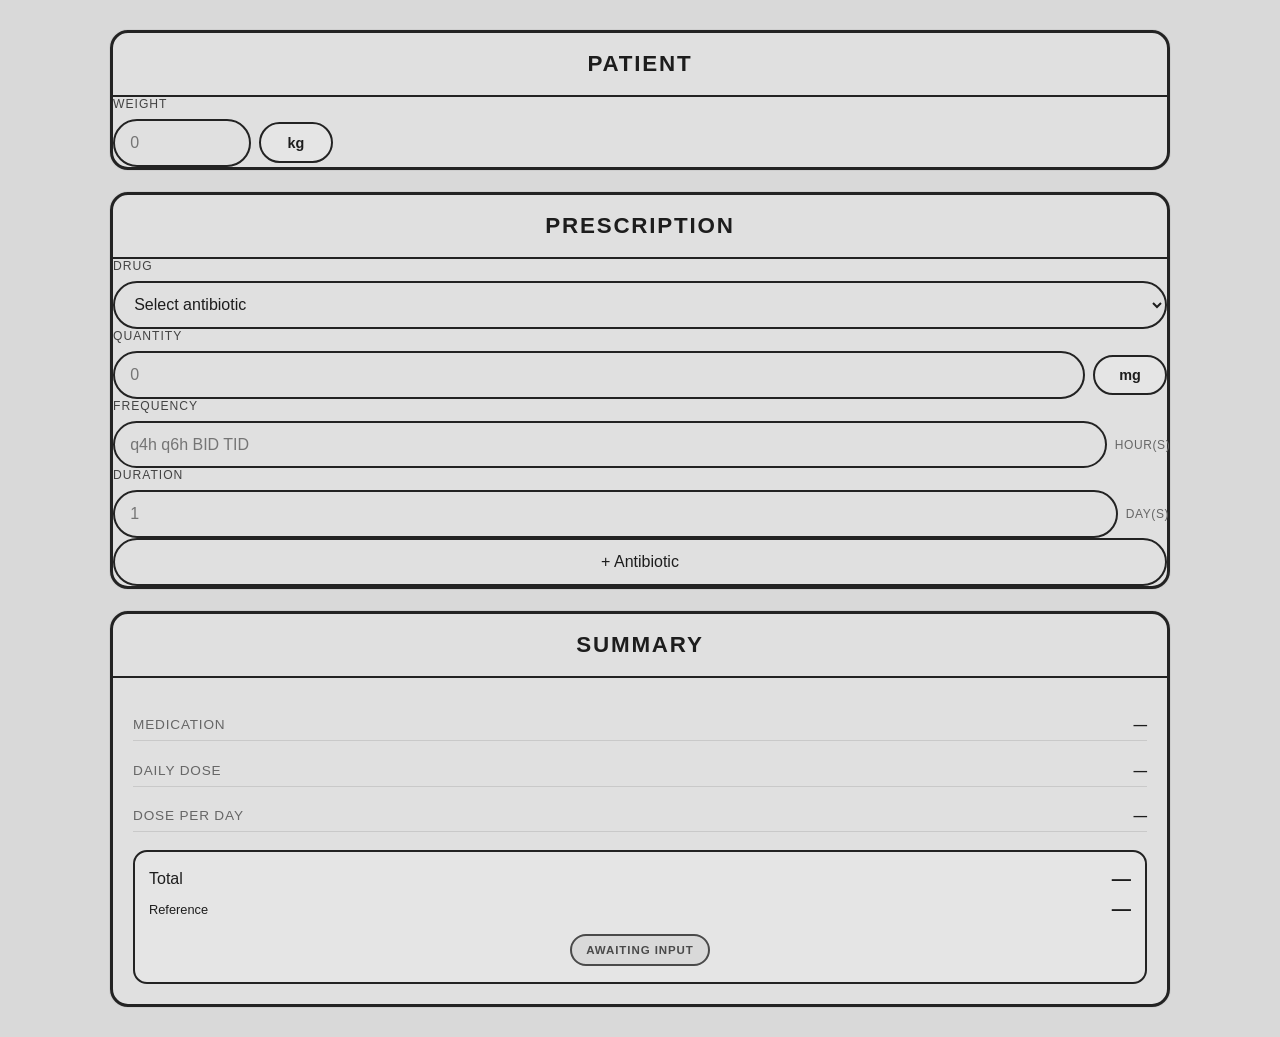
<file: index.html>
<!DOCTYPE html>
<html lang="en">
  <head>
    <meta charset="UTF-8" />
    <meta name="viewport" content="width=device-width, initial-scale=1.0" />
    <title>Pediatric Oral Liquid Antibiotic Dosing Converter</title>
    <link rel="stylesheet" href="styles.css" />
  </head>
  <body>
    <main class="page-shell">



      <!--Patient Information-->
      <div class="calculator-card">
        <header class="title-bar">
          <span>Patient</span>
        </header>

        <div>
          <label class="field weight-field">
            <span>Weight</span>
            <div class="inline-input">
              <input id="weightKg" type="number" min="0" step="0.1" placeholder="0" required/>
              <button id="weight-unit-toggle" type="button" class="unit-toggle" data-unit="kg" aria-label="Switch weight unit between kilograms and pounds">
                kg
              </button>
            </div>
          </label>
        </div>
      </div>



      <!--Prescription Information-->
      <div class="calculator-card" id="prescription-box">
        <header class="title-bar">
          <span>Prescription</span>
        </header>

        <div id="rx">
          <label class="field">
            <span>Drug</span>
            <select id="drugName" aria-label="Drug name">
              <option value="">Select antibiotic</option>
            </select>
          </label>

          <label class="field">
            <span>Quantity</span>
            <div class="inline-input">
              <input id="quantity" type="number" min="0" step="0.1" placeholder="0" />
              <button id="quantity-unit-toggle" type="button" class="unit-toggle" data-unit="mg" aria-label="Switch quantity unit between milligrams and milliliters">
                mg
              </button>
            </div>
          </label>

          <label id="strengthField" class="field hidden">
            <span>Strength</span>
            <div class="inline-input">
              <select id="strength">
                <option value="">Select strength</option>
              </select>
            </div>
          </label>

          <label class="field">
            <span>Frequency</span>
            <div class="inline-input">
              <input id="frequency" type="text" placeholder="q4h q6h BID TID" />
              <small id="frequency-units">hour(s)</small>
            </div>
          </label>

          <label class="field">
            <span>Duration</span>
            <div class="inline-input">
              <input id="duration" type="number" step=1 placeholder="1" />
              <small>day(s)</small>
            </div>
          </label>
        </div>
        
        <div>
          <button id="addNewRx" class="unit-button">+ Antibiotic</button>
        </div>
      </div>
      


      <!--Summary Information-->
      <div class="calculator-card">
        <div class="title-bar">
          <span>Summary</span>
        </div>

        <div class="summary-body">
          <p class="summary-line">
            <span class="label">Medication</span>
            <strong id="summaryMedication">—</strong>
          </p>

          <p class="summary-line">
            <span class="label">Daily dose</span>
            <strong id="summaryDailyDose">—</strong>
          </p>

          <p class="summary-line">
            <span class="label">Dose per day</span>
            <strong id="summaryDosePerDay">—</strong>
          </p>

          <div class="result-box">
            <div class="result-line">
              <span>Total</span>
              <strong id="resultValue">—</strong>
            </div>
            <div class="result-line small-line">
              <span>Reference</span>
              <strong id="referenceValue">—</strong>
            </div>
            <div class="status-wrap">
              <span id="statusBadge" class="status-badge neutral">Awaiting input</span>
            </div>
          </div>
        </div>
      </div>
    </main>

    <script src="script.js"></script>
  </body>
</html>
</file>
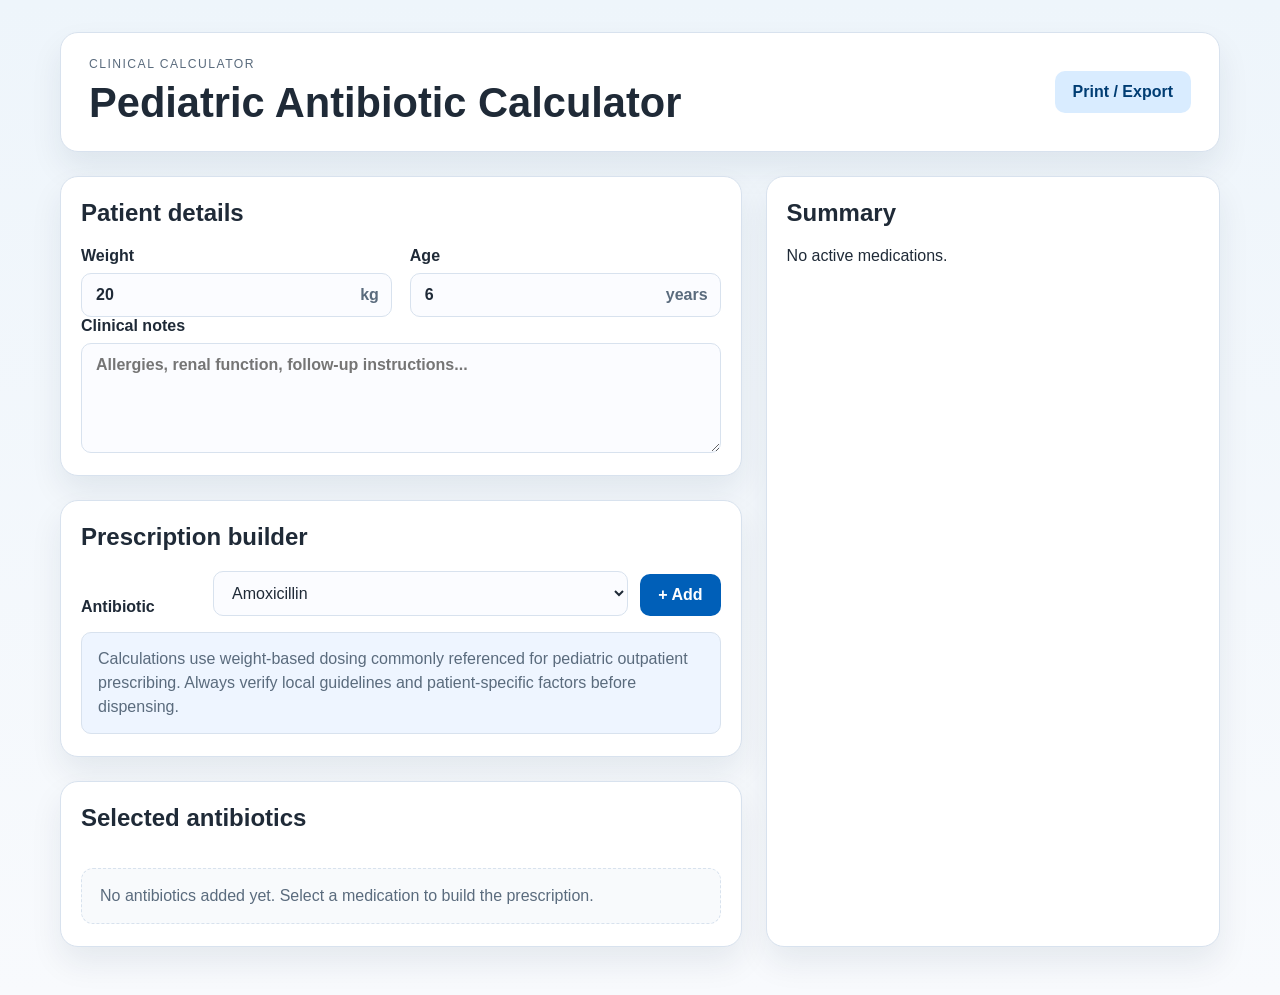
<file: src/index.html>
<!DOCTYPE html>
<html lang="en">
  <head>
    <meta charset="UTF-8" />
    <meta name="viewport" content="width=device-width, initial-scale=1.0" />
    <title>Pediatric Antibiotic Calculator</title>
    <link rel="stylesheet" href="styles.css" />
  </head>
  <body>
    <div class="app-shell">
      <header class="topbar">
        <div>
          <p class="eyebrow">Clinical calculator</p>
          <h1>Pediatric Antibiotic Calculator</h1>
        </div>
        <button id="printButton" class="secondary-button" type="button">Print / Export</button>
      </header>

      <main class="layout">
        <section class="panel patient-panel">
          <h2>Patient details</h2>

          <div class="field-row">
            <label>
              <span>Weight</span>
              <div class="input-with-unit">
                <input id="weightKg" type="number" min="0" step="0.1" value="20" />
                <span>kg</span>
              </div>
            </label>

            <label>
              <span>Age</span>
              <div class="input-with-unit">
                <input id="patientAge" type="number" min="0" step="1" value="6" />
                <span>years</span>
              </div>
            </label>
          </div>

          <label>
            <span>Clinical notes</span>
            <textarea id="clinicalNotes" rows="3" placeholder="Allergies, renal function, follow-up instructions..."></textarea>
          </label>
        </section>

        <section class="panel selector-panel">
          <h2>Prescription builder</h2>

          <div class="selector-row">
            <label class="selector-label" for="antibioticSelect">Antibiotic</label>
            <select id="antibioticSelect"></select>
            <button id="addAntibioticBtn" class="primary-button" type="button">+ Add</button>
          </div>

          <div class="hint-box">
            Calculations use weight-based dosing commonly referenced for pediatric outpatient prescribing.
            Always verify local guidelines and patient-specific factors before dispensing.
          </div>
        </section>

        <section class="panel prescription-panel">
          <div class="section-heading">
            <h2>Selected antibiotics</h2>
          </div>

          <div id="prescriptionList" class="prescription-list" aria-live="polite"></div>
        </section>

        <aside class="panel summary-panel">
          <h2>Summary</h2>
          <div id="summaryBox" class="summary-box"></div>
        </aside>
      </main>
    </div>

    <script src="script.js"></script>
  </body>
</html>
</file>
<file: styles.css>
:root {
  --ink: #1d1d1d;
  --panel: #f9f9f7;
  --panel-border: #232323;
  --muted: #666;
  --soft: #e7e5df;
  --success: #2d7d46;
  --warning: #d77d2e;
  --danger: #c43d3d;
  --neutral: #4a4a4a;
}

* {
  box-sizing: border-box;
}

body {
  margin: 0;
  min-height: 100vh;
  background: #d9d9d9;
  color: var(--ink);
  font-family: Arial, Helvetica, sans-serif;
}

.page-shell {
  max-width: 1100px;
  margin: 30px auto;
  padding: 0 20px;
  display: grid;
  gap: 22px;
}

.calculator-card,
.summary-card {
  background: rgba(255, 255, 255, 0.18);
  border: 3px solid var(--panel-border);
  border-radius: 18px;
  box-shadow: 0 0 0 1px rgba(0, 0, 0, 0.05);
}

.title-bar {
  border-bottom: 2px solid var(--panel-border);
  padding: 18px 28px;
  font-size: 1.4rem;
  font-weight: 600;
  text-align: center;
  letter-spacing: 0.08em;
  text-transform: uppercase;
}

.form-grid {
  display: grid;
  grid-template-columns: repeat(3, minmax(160px, 1fr));
  gap: 18px 20px;
  padding: 28px 26px 22px;
}

.field {
  display: flex;
  flex-direction: column;
  gap: 8px;
  font-size: 0.82rem;
  text-transform: lowercase;
}

.field > span,
.section-label {
  font-size: 0.76rem;
  letter-spacing: 0.08em;
  text-transform: uppercase;
  color: rgba(27, 27, 27, 0.8);
}

.field input,
.range-row input,
.inline-input input,
.unit-button,
select {
  width: 100%;
  background: transparent;
  border: 2px solid var(--panel-border);
  border-radius: 999px;
  padding: 0.8rem 0.95rem;
  font-size: 1rem;
  color: var(--ink);
}

.field input:focus,
.range-row input:focus,
.inline-input input:focus,
select:focus,
.unit-button:focus {
  outline: 2px solid rgba(26, 102, 205, 0.3);
  border-color: #1d3d7a;
}

.inline-input {
  display: flex;
  align-items: center;
  gap: 8px;
}

.unit-toggle {
  display: inline-flex;
  align-items: center;
  justify-content: center;
  min-width: 74px;
  padding: 0.65rem 0.9rem;
  border: 2px solid var(--panel-border);
  border-radius: 999px;
  background: rgba(255, 255, 255, 0.15);
  color: var(--ink);
  font-size: 0.9rem;
  font-weight: 700;
  cursor: pointer;
  transition: background 0.2s ease, color 0.2s ease;
}

.unit-toggle.active {
  background: var(--ink);
  color: white;
}

.inline-input small {
  min-width: 36px;
  color: var(--muted);
  font-size: 0.75rem;
  letter-spacing: 0.05em;
  text-transform: uppercase;
}

.wide {
  grid-column: 1 / -1;
}

.weight-field {
  max-width: 220px;
}

.dose-mode-wrap {
  grid-column: 1 / -1;
  display: flex;
  flex-direction: column;
  gap: 10px;
  padding-top: 8px;
}

.toggle-row {
  display: flex;
  gap: 18px;
  flex-wrap: wrap;
}

.toggle-row label {
  display: flex;
  align-items: center;
  gap: 8px;
  font-size: 0.9rem;
}

.toggle-row input {
  accent-color: var(--ink);
}

.field-group {
  display: contents;
}

.hidden {
  display: none;
}

.range-row {
  display: flex;
  align-items: center;
  gap: 10px;
}

.range-row span {
  font-size: 0.85rem;
  color: var(--muted);
}

.range-row small {
  color: var(--muted);
  font-size: 0.7rem;
  text-transform: uppercase;
  letter-spacing: 0.05em;
}

.add-rx-box {
  margin-top: 6px;
}

.summary-card {
  padding: 0;
}

.summary-header {
  border-bottom: 2px solid var(--panel-border);
  padding: 14px 20px;
}

.summary-header h2 {
  margin: 0;
  text-align: center;
  font-size: 0.9rem;
  letter-spacing: 0.12em;
  text-transform: uppercase;
}

.summary-body {
  padding: 18px 20px 20px;
}

.summary-line {
  display: flex;
  justify-content: space-between;
  gap: 12px;
  padding: 8px 0;
  border-bottom: 1px solid rgba(0, 0, 0, 0.1);
  font-size: 0.85rem;
}

.summary-line .label {
  color: var(--muted);
  text-transform: uppercase;
  letter-spacing: 0.06em;
}

.result-box {
  margin-top: 18px;
  border: 2px solid var(--panel-border);
  border-radius: 14px;
  padding: 16px 14px;
  background: rgba(255, 255, 255, 0.15);
}

.result-line {
  display: flex;
  justify-content: space-between;
  align-items: center;
  gap: 10px;
  font-size: 1rem;
}

.result-line strong {
  font-size: 1.2rem;
}

.small-line {
  margin-top: 8px;
  font-size: 0.8rem;
}

.status-wrap {
  margin-top: 14px;
  display: flex;
  justify-content: center;
}

.status-badge {
  display: inline-block;
  padding: 0.5rem 0.9rem;
  border-radius: 999px;
  border: 2px solid var(--neutral);
  background: rgba(0, 0, 0, 0.05);
  font-size: 0.72rem;
  font-weight: 700;
  letter-spacing: 0.08em;
  text-transform: uppercase;
}

.status-badge.neutral {
  color: var(--neutral);
  border-color: var(--neutral);
}

.status-badge.success {
  color: var(--success);
  border-color: var(--success);
}

.status-badge.warning {
  color: var(--warning);
  border-color: var(--warning);
}

.status-badge.danger {
  color: var(--danger);
  border-color: var(--danger);
}

@media (max-width: 760px) {
  .form-grid {
    grid-template-columns: 1fr;
  }

  .weight-field {
    max-width: none;
  }

  .range-row {
    flex-wrap: wrap;
  }
}
</file>
<file: src/styles.css>
:root {
  --bg: #f3f7fb;
  --panel: #ffffff;
  --panel-alt: #eef5ff;
  --primary: #005fb8;
  --primary-strong: #003d73;
  --accent: #d9ecff;
  --text: #1f2a37;
  --muted: #5a6b7d;
  --border: #d8e2ee;
  --success: #eaf9ef;
  --danger: #fcecec;
  --shadow: 0 16px 32px rgba(15, 41, 68, 0.08);
}

* {
  box-sizing: border-box;
}

body {
  margin: 0;
  font-family: Arial, Helvetica, sans-serif;
  background: linear-gradient(180deg, #eef5fb 0%, #f8fafd 100%);
  color: var(--text);
}

button,
input,
select,
textarea {
  font: inherit;
}

.app-shell {
  max-width: 1200px;
  margin: 0 auto;
  padding: 32px 20px 48px;
}

.topbar {
  display: flex;
  align-items: center;
  justify-content: space-between;
  gap: 24px;
  padding: 24px 28px;
  background: var(--panel);
  border: 1px solid var(--border);
  border-radius: 18px;
  box-shadow: var(--shadow);
}

.eyebrow {
  margin: 0 0 8px;
  font-size: 0.76rem;
  letter-spacing: 0.12em;
  text-transform: uppercase;
  color: var(--muted);
}

h1,
h2,
h3,
p {
  margin-top: 0;
}

h1 {
  margin-bottom: 0;
  font-size: clamp(2rem, 2vw + 1rem, 2.8rem);
}

.layout {
  display: grid;
  grid-template-columns: 1.2fr 0.8fr;
  gap: 24px;
  margin-top: 24px;
}

.panel {
  background: var(--panel);
  border: 1px solid var(--border);
  border-radius: 18px;
  padding: 22px 20px;
  box-shadow: var(--shadow);
}

.patient-panel,
.selector-panel,
.prescription-panel {
  grid-column: 1;
}

.summary-panel {
  grid-column: 2;
  grid-row: 1 / span 3;
}

.field-row {
  display: grid;
  grid-template-columns: repeat(2, minmax(0, 1fr));
  gap: 18px;
}

label {
  display: grid;
  gap: 8px;
  font-weight: 600;
}

label span {
  color: var(--text);
}

.input-with-unit {
  display: flex;
  align-items: center;
  width: 100%;
  border: 1px solid var(--border);
  border-radius: 10px;
  background: #fbfcff;
}

.input-with-unit input,
.selector-row select,
textarea {
  width: 100%;
  padding: 12px 14px;
  border: 1px solid var(--border);
  border-radius: 10px;
  background: #fbfcff;
  color: var(--text);
}

.input-with-unit input {
  border: 0;
  border-radius: 0;
  background: transparent;
}

.input-with-unit span {
  padding-right: 12px;
  color: var(--muted);
  font-weight: 600;
}

textarea {
  resize: vertical;
  min-height: 110px;
}

.selector-row {
  display: grid;
  grid-template-columns: 120px 1fr auto;
  gap: 12px;
  align-items: end;
}

.selector-label {
  align-self: end;
}

.primary-button,
.secondary-button,
.remove-button {
  border: none;
  border-radius: 10px;
  padding: 12px 18px;
  cursor: pointer;
  transition: transform 0.15s ease, box-shadow 0.15s ease;
}

.primary-button {
  background: var(--primary);
  color: white;
  font-weight: 700;
}

.secondary-button {
  background: var(--accent);
  color: var(--primary-strong);
  font-weight: 700;
}

.primary-button:hover,
.secondary-button:hover,
.remove-button:hover {
  transform: translateY(-1px);
}

.hint-box {
  margin-top: 16px;
  padding: 14px 16px;
  border-radius: 10px;
  background: var(--panel-alt);
  border: 1px solid var(--border);
  color: var(--muted);
  line-height: 1.5;
}

.section-heading {
  display: flex;
  align-items: center;
  justify-content: space-between;
  margin-bottom: 16px;
}

.prescription-list {
  display: grid;
  gap: 16px;
}

.prescription-card {
  background: linear-gradient(180deg, #fbfdff 0%, #f2f8ff 100%);
  border: 1px solid var(--border);
  border-radius: 14px;
  padding: 18px;
}

.card-header {
  display: flex;
  align-items: center;
  justify-content: space-between;
  gap: 12px;
  margin-bottom: 8px;
}

.card-header h3 {
  margin-bottom: 0;
}

.card-meta {
  display: flex;
  flex-wrap: wrap;
  gap: 8px;
  margin-bottom: 12px;
}

.card-meta span {
  background: var(--accent);
  padding: 5px 10px;
  border-radius: 999px;
  font-size: 0.8rem;
  color: var(--primary-strong);
  font-weight: 700;
}

.dose-info {
  background: rgba(209, 232, 255, 0.35);
  border: 1px solid var(--border);
  border-radius: 10px;
  padding: 12px 14px;
  margin-bottom: 10px;
}

.dose-info p {
  margin: 0 0 8px;
}

.dose-info p:last-child {
  margin-bottom: 0;
}

.card-note {
  color: var(--muted);
  margin-bottom: 0;
}

.remove-button {
  background: var(--danger);
  color: #8b1f1f;
  font-weight: 700;
}

.empty-state {
  background: #f8fafc;
  border: 1px dashed var(--border);
  border-radius: 12px;
  padding: 18px;
  color: var(--muted);
}

.summary-box {
  min-height: 200px;
}

.summary-list {
  list-style: none;
  padding: 0;
  margin: 0 0 18px;
  display: grid;
  gap: 12px;
}

.summary-list li {
  background: var(--success);
  border: 1px solid #cfe8d3;
  border-radius: 12px;
  padding: 12px 14px;
  line-height: 1.5;
}

.summary-details {
  border-top: 1px solid var(--border);
  padding-top: 16px;
}

@media (max-width: 860px) {
  .layout {
    grid-template-columns: 1fr;
  }

  .patient-panel,
  .selector-panel,
  .prescription-panel,
  .summary-panel {
    grid-column: auto;
    grid-row: auto;
  }

  .selector-row {
    grid-template-columns: 1fr;
  }

  .topbar {
    flex-direction: column;
    align-items: flex-start;
  }
}

@media print {
  body {
    background: white;
  }

  .secondary-button,
  .primary-button,
  .remove-button {
    display: none !important;
  }

  .app-shell {
    max-width: none;
    padding: 0;
  }

  .panel,
  .topbar {
    box-shadow: none;
    border: 1px solid #d8d8d8;
  }
}
</file>
